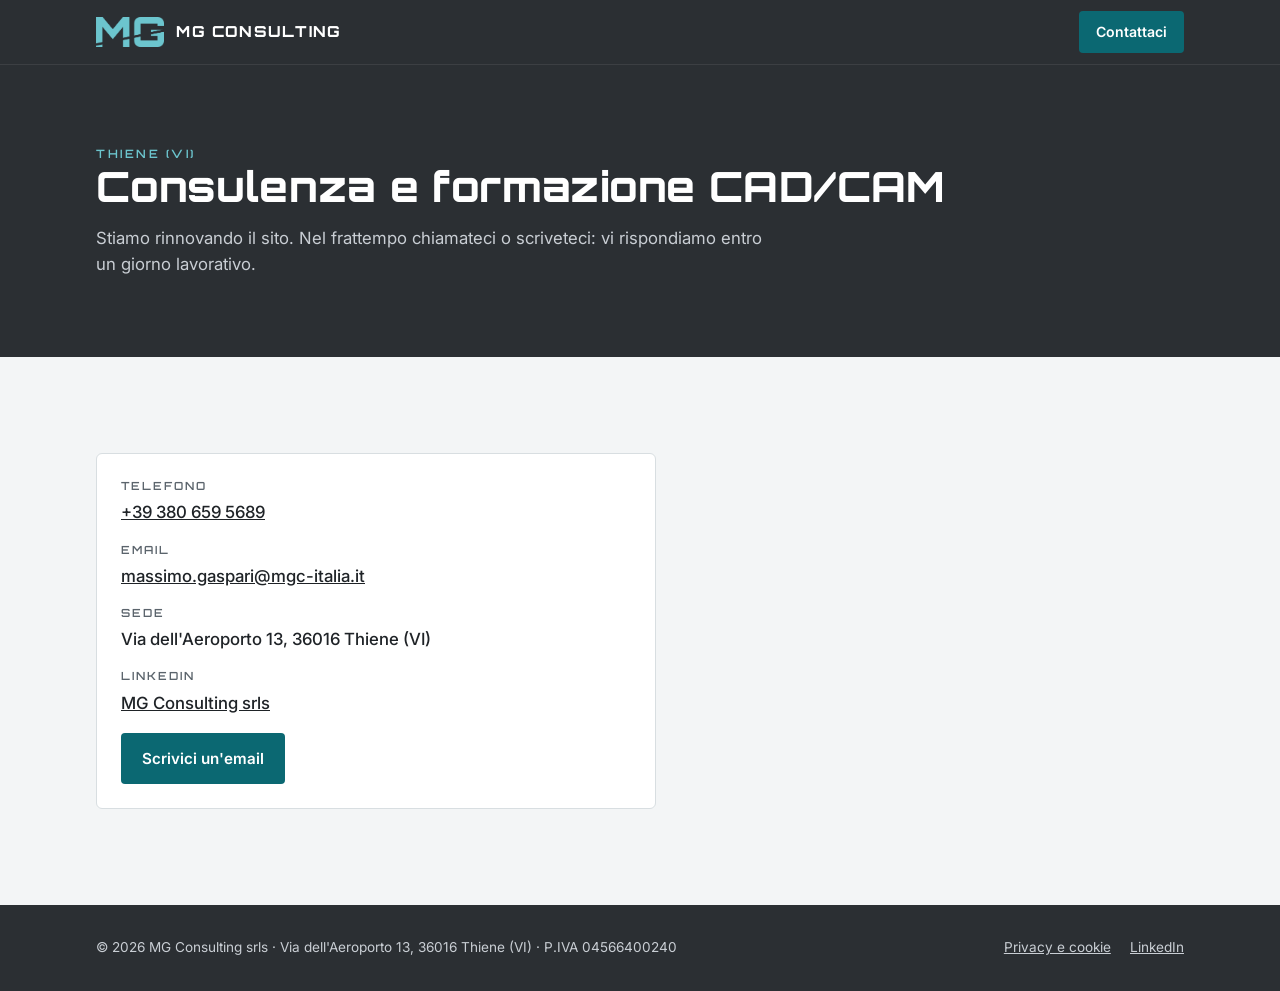
<file: index.html>
<!DOCTYPE html>
<html lang="it">
<head>
<meta charset="utf-8">
<meta name="viewport" content="width=device-width, initial-scale=1">
<title>MG Consulting srls – Thiene (VI)</title>
<meta name="description" content="MG Consulting srls, Thiene (VI): consulenza e formazione CAD/CAM per le aziende meccaniche. Sito in aggiornamento: contatti, telefono ed email.">
<link rel="canonical" href="https://www.mgc-italia.it/">
<meta property="og:type" content="website">
<meta property="og:locale" content="it_IT">
<meta property="og:site_name" content="MG Consulting srls">
<meta property="og:title" content="MG Consulting srls – Thiene (VI)">
<meta property="og:description" content="Consulenza e formazione CAD/CAM. Sito in aggiornamento.">
<meta property="og:url" content="https://www.mgc-italia.it/">
<meta name="theme-color" content="#2B2F33">
<link rel="icon" href="favicon.ico" sizes="any">
<link rel="icon" type="image/png" sizes="32x32" href="assets/img/favicon-32.png">
<link rel="apple-touch-icon" href="assets/img/apple-touch-icon.png">
<link rel="preconnect" href="https://fonts.googleapis.com">
<link rel="preconnect" href="https://fonts.gstatic.com" crossorigin>
<link rel="stylesheet" href="https://fonts.googleapis.com/css2?family=Orbitron:wght@600;800&family=Inter:wght@400;500;600;700&display=swap">
<link rel="stylesheet" href="assets/css/style.css">
<script type="application/ld+json">
{
  "@context": "https://schema.org",
  "@type": "ProfessionalService",
  "name": "MG Consulting srls",
  "url": "https://www.mgc-italia.it/",
  "telephone": "+39 380 659 5689",
  "email": "massimo.gaspari@mgc-italia.it",
  "vatID": "IT04566400240",
  "address": {"@type": "PostalAddress", "streetAddress": "Via dell'Aeroporto 13", "postalCode": "36016", "addressLocality": "Thiene", "addressRegion": "VI", "addressCountry": "IT"},
  "sameAs": ["https://www.linkedin.com/company/mg-consulting-cadcam/"]
}
</script>
</head>
<body>
<!-- Pagina temporanea: il sito completo è nel branch "sito-completo" del repository -->
<a class="skip" href="#top">Vai al contenuto</a>
<header>
  <div class="wrap nav">
    <span class="brand">
      <img src="assets/img/logo-chiaro.png" alt="" width="68" height="30">
      <span>MG CONSULTING</span>
    </span>
    <a class="btn btn-primary" href="#contatti">Contattaci</a>
  </div>
</header>

<main id="top">
<section class="page-hero band">
  <div class="wrap">
    <p class="eyebrow">Thiene (VI)</p>
    <h1>Consulenza e formazione CAD/CAM</h1>
    <p class="lead" style="margin-top:.9rem">Stiamo rinnovando il sito. Nel frattempo chiamateci o scriveteci: vi rispondiamo entro un giorno lavorativo.</p>
  </div>
</section>

<section id="contatti">
  <div class="wrap">
    <div class="cbox" style="max-width:560px">
      <dl>
        <div><dt>Telefono</dt><dd><a href="tel:+393806595689">+39 380 659 5689</a></dd></div>
        <div><dt>Email</dt><dd><a href="mailto:massimo.gaspari@mgc-italia.it">massimo.gaspari@mgc-italia.it</a></dd></div>
        <div><dt>Sede</dt><dd>Via dell'Aeroporto 13, 36016 Thiene (VI)</dd></div>
        <div><dt>LinkedIn</dt><dd><a href="https://www.linkedin.com/company/mg-consulting-cadcam/" target="_blank" rel="noopener" aria-label="MG Consulting srls su LinkedIn (si apre in una nuova scheda)">MG Consulting srls</a></dd></div>
      </dl>
      <a class="btn btn-primary" href="mailto:massimo.gaspari@mgc-italia.it">Scrivici un'email</a>
    </div>
  </div>
</section>
</main>

<footer>
  <div class="wrap">
    <div>© 2026 MG Consulting srls · Via dell'Aeroporto 13, 36016 Thiene (VI) · P.IVA 04566400240</div>
    <nav class="flinks" aria-label="Piè di pagina"><a href="privacy.html">Privacy e cookie</a><a href="https://www.linkedin.com/company/mg-consulting-cadcam/" target="_blank" rel="noopener" aria-label="LinkedIn (si apre in una nuova scheda)">LinkedIn</a></nav>
  </div>
</footer>
</body>
</html>
</file>
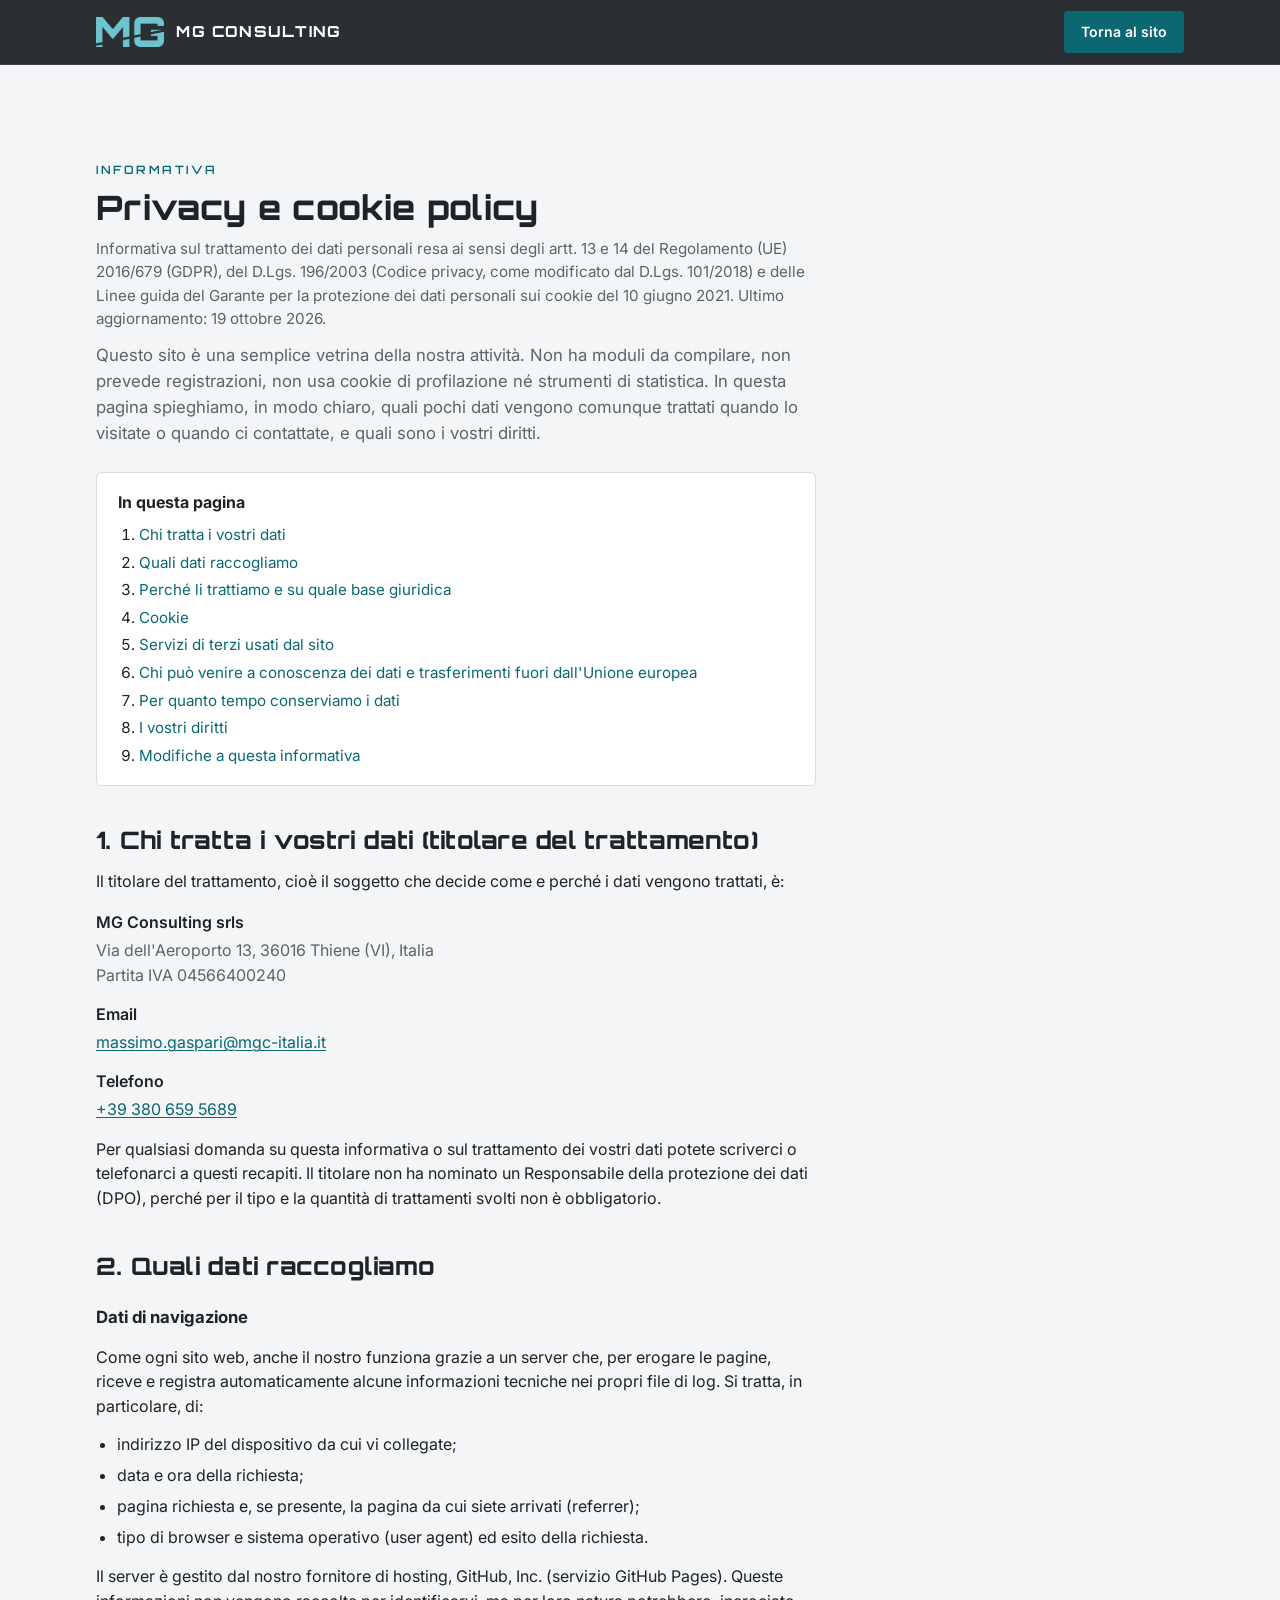
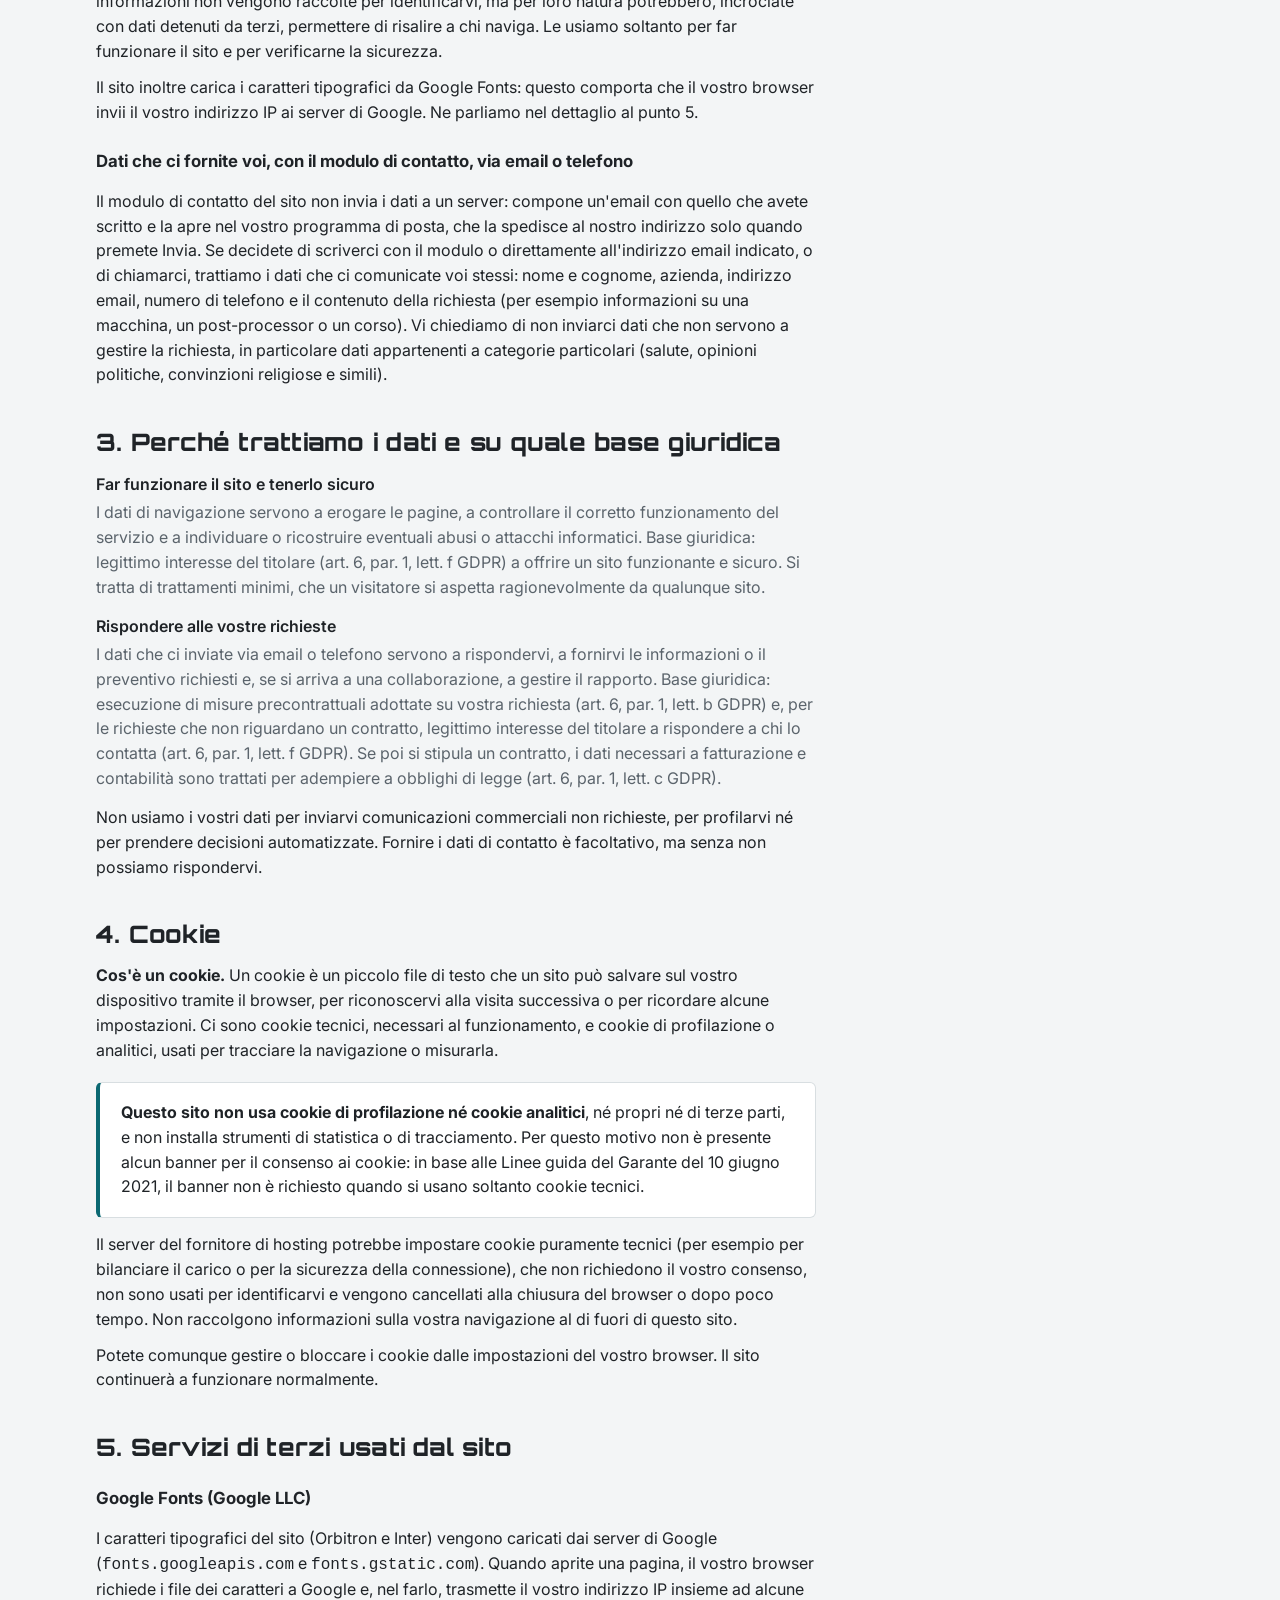
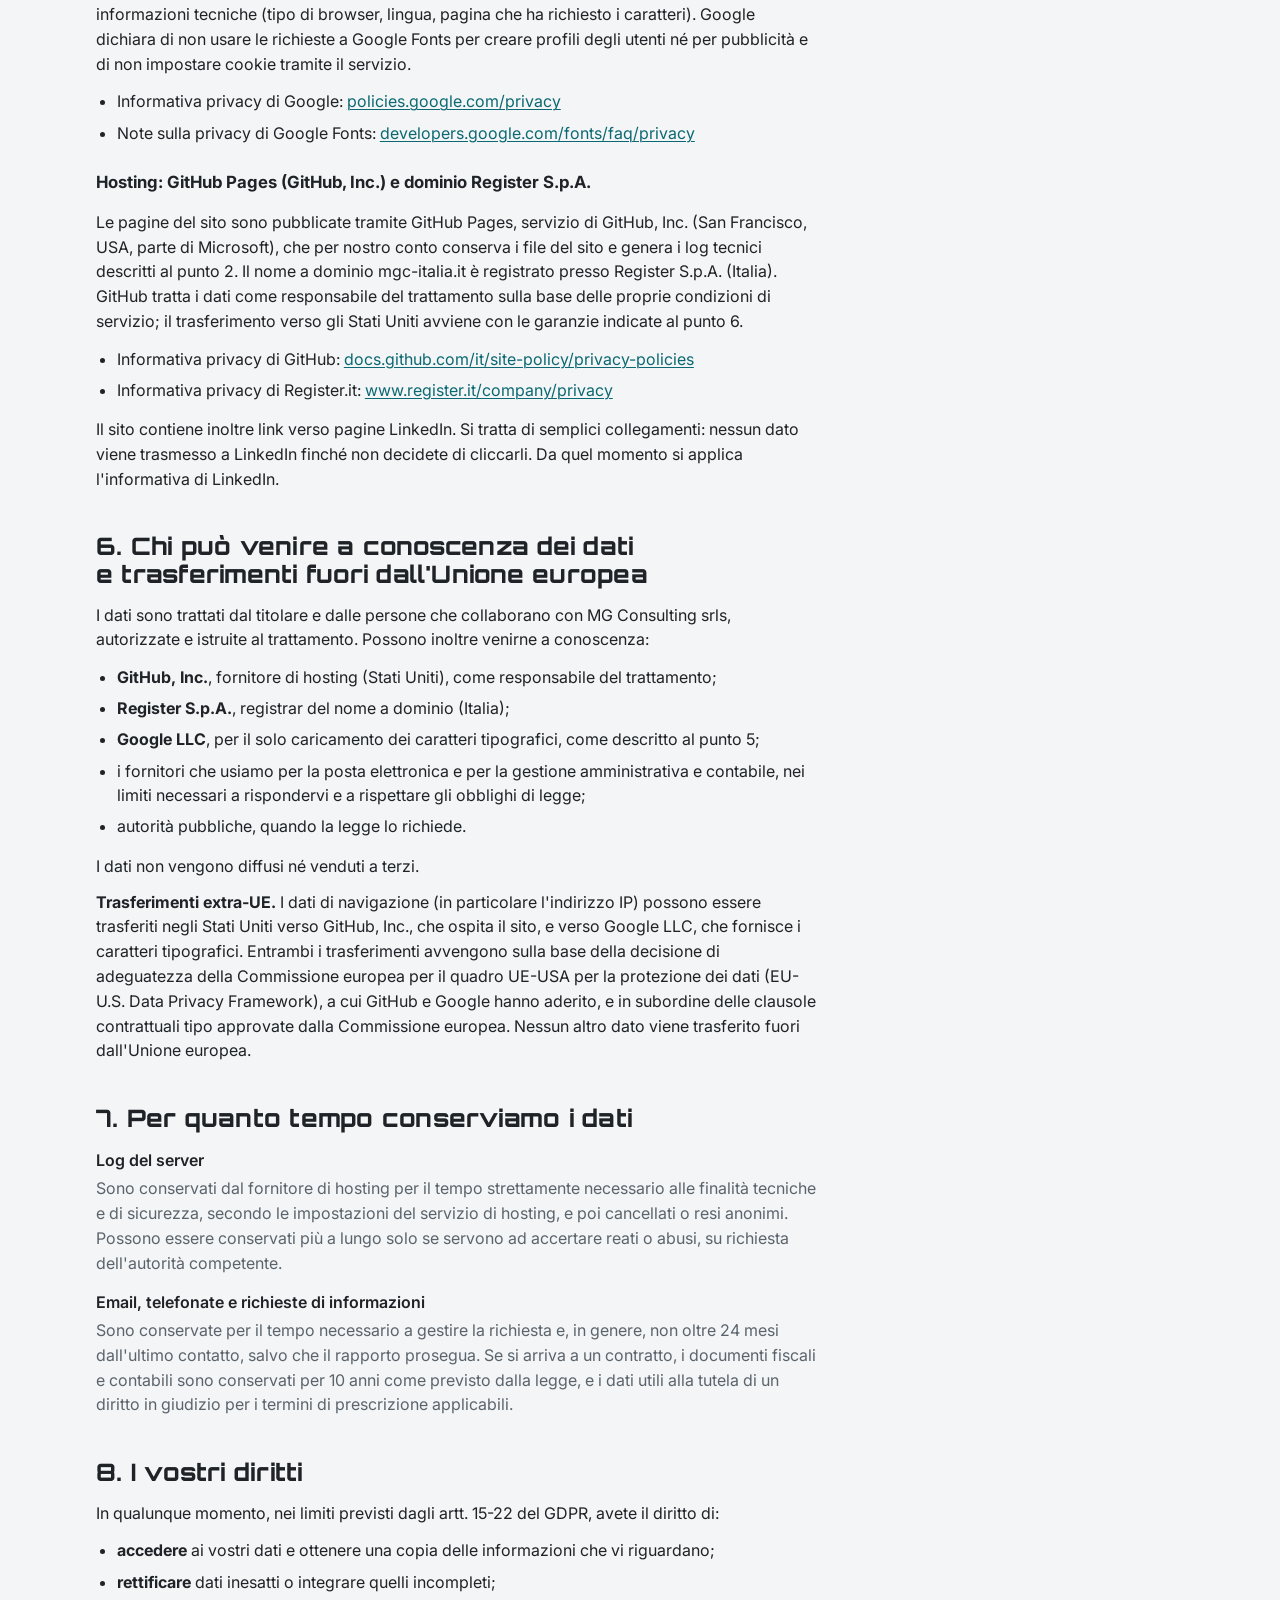
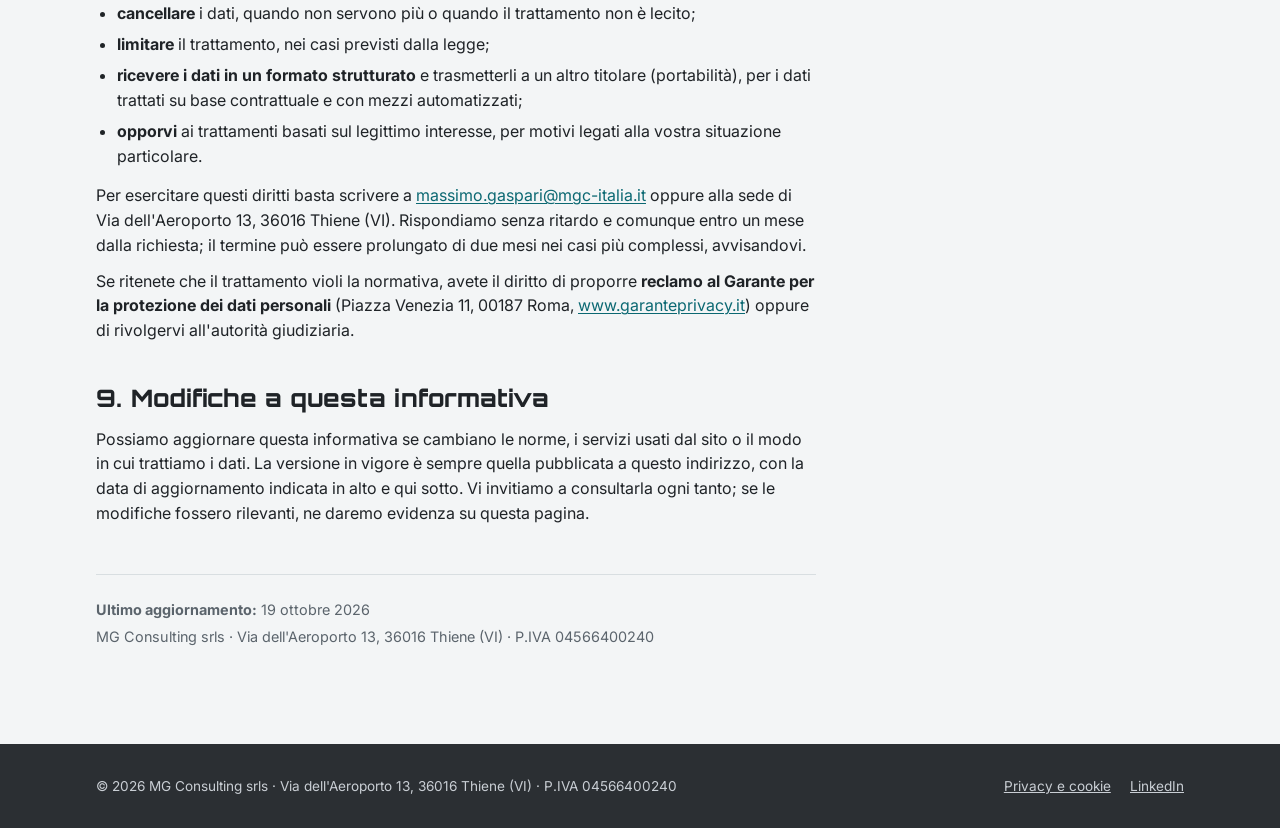
<file: privacy.html>
<!DOCTYPE html>
<html lang="it">
<head>
<meta charset="utf-8">
<meta name="viewport" content="width=device-width, initial-scale=1">
<title>Privacy e cookie policy – MG Consulting srls</title>
<meta name="description" content="Informativa sul trattamento dei dati personali e sui cookie del sito www.mgc-italia.it di MG Consulting srls, Thiene (VI): quali dati raccogliamo, perché, per quanto tempo e quali sono i vostri diritti.">
<link rel="canonical" href="https://www.mgc-italia.it/privacy.html">
<meta property="og:type" content="website">
<meta property="og:locale" content="it_IT">
<meta property="og:site_name" content="MG Consulting srls">
<meta property="og:title" content="Privacy e cookie policy – MG Consulting srls">
<meta property="og:description" content="Informativa sul trattamento dei dati personali e sui cookie del sito www.mgc-italia.it.">
<meta property="og:url" content="https://www.mgc-italia.it/privacy.html">
<meta name="theme-color" content="#2B2F33">
<link rel="icon" href="favicon.ico" sizes="any">
<link rel="icon" type="image/png" sizes="32x32" href="assets/img/favicon-32.png">
<link rel="apple-touch-icon" href="assets/img/apple-touch-icon.png">
<link rel="preconnect" href="https://fonts.googleapis.com">
<link rel="preconnect" href="https://fonts.gstatic.com" crossorigin>
<link rel="stylesheet" href="https://fonts.googleapis.com/css2?family=Orbitron:wght@600;800&family=Inter:wght@400;500;600;700&display=swap">
<link rel="stylesheet" href="assets/css/style.css">
<style>
/* Regole aggiuntive solo per il testo lungo di questa pagina */
.legal{max-width:72ch}
.legal h2{font-size:clamp(1.2rem,2.4vw,1.5rem);margin-top:2.6rem;scroll-margin-top:84px}
.legal h3{font-weight:700;font-size:1.05rem;margin-top:1.5rem}
.legal p{margin-top:.9rem}
.legal p+p{margin-top:.7rem}
.legal ul,.legal ol{margin:.8rem 0 0;padding-left:1.3rem;display:grid;gap:.4rem}
.legal a{color:var(--accent);text-decoration-thickness:1px;text-underline-offset:2px}
.legal dl{margin:1rem 0 0;display:grid;gap:.9rem}
.legal dt{font-weight:600}
.legal dd{margin:.2rem 0 0;color:var(--fg-2)}
.legal .meta{color:var(--fg-2);font-size:.95rem;margin-top:.6rem}
.legal .box{background:var(--bg-2);border:1px solid var(--line);border-left:4px solid var(--accent);border-radius:6px;padding:1.1rem 1.3rem;margin-top:1.2rem}
.legal .box p:first-child{margin-top:0}
.legal .toc{background:var(--bg-2);border:1px solid var(--line);border-radius:6px;padding:1.1rem 1.3rem;margin-top:1.6rem}
.legal .toc ol{margin-top:.5rem;gap:.25rem;font-size:.95rem}
.legal .toc a{text-decoration:none}
.legal .toc a:hover{text-decoration:underline}
.legal .update{margin-top:3rem;padding-top:1.2rem;border-top:1px solid var(--line);color:var(--fg-2);font-size:.9rem}
.legal .update p{margin-top:.3rem}
</style>
</head>
<body>
<a class="skip" href="#contenuto">Vai al contenuto</a>
<header>
  <div class="wrap nav">
    <a class="brand" href="index.html" aria-label="MG Consulting, torna alla pagina iniziale">
      <img src="assets/img/logo-chiaro.png" alt="Logo MG Consulting" width="68" height="30">
      <span>MG CONSULTING</span>
    </a>
    <a class="btn btn-primary" href="index.html">Torna al sito</a>
  </div>
</header>

<main id="contenuto">
<section>
  <div class="wrap">
    <div class="legal">
      <div class="eyebrow">Informativa</div>
      <h2 style="margin-top:.6rem;font-size:clamp(1.5rem,3.2vw,2.1rem)">Privacy e cookie policy</h2>
      <p class="meta">Informativa sul trattamento dei dati personali resa ai sensi degli artt. 13 e 14 del Regolamento (UE) 2016/679 (GDPR), del D.Lgs. 196/2003 (Codice privacy, come modificato dal D.Lgs. 101/2018) e delle Linee guida del Garante per la protezione dei dati personali sui cookie del 10 giugno 2021. Ultimo aggiornamento: 19 ottobre 2026.</p>

      <p class="lead" style="max-width:none">Questo sito è una semplice vetrina della nostra attività. Non ha moduli da compilare, non prevede registrazioni, non usa cookie di profilazione né strumenti di statistica. In questa pagina spieghiamo, in modo chiaro, quali pochi dati vengono comunque trattati quando lo visitate o quando ci contattate, e quali sono i vostri diritti.</p>

      <nav class="toc" aria-label="Indice dell'informativa">
        <b>In questa pagina</b>
        <ol>
          <li><a href="#titolare">Chi tratta i vostri dati</a></li>
          <li><a href="#dati">Quali dati raccogliamo</a></li>
          <li><a href="#finalita">Perché li trattiamo e su quale base giuridica</a></li>
          <li><a href="#cookie">Cookie</a></li>
          <li><a href="#terzi">Servizi di terzi usati dal sito</a></li>
          <li><a href="#destinatari">Chi può venire a conoscenza dei dati e trasferimenti fuori dall'Unione europea</a></li>
          <li><a href="#conservazione">Per quanto tempo conserviamo i dati</a></li>
          <li><a href="#diritti">I vostri diritti</a></li>
          <li><a href="#modifiche">Modifiche a questa informativa</a></li>
        </ol>
      </nav>

      <h2 id="titolare">1. Chi tratta i vostri dati (titolare del trattamento)</h2>
      <p>Il titolare del trattamento, cioè il soggetto che decide come e perché i dati vengono trattati, è:</p>
      <dl>
        <div><dt>MG Consulting srls</dt><dd>Via dell'Aeroporto 13, 36016 Thiene (VI), Italia<br>Partita IVA 04566400240</dd></div>
        <div><dt>Email</dt><dd><a href="mailto:massimo.gaspari@mgc-italia.it">massimo.gaspari@mgc-italia.it</a></dd></div>
        <div><dt>Telefono</dt><dd><a href="tel:+393806595689">+39 380 659 5689</a></dd></div>
      </dl>
      <p>Per qualsiasi domanda su questa informativa o sul trattamento dei vostri dati potete scriverci o telefonarci a questi recapiti. Il titolare non ha nominato un Responsabile della protezione dei dati (DPO), perché per il tipo e la quantità di trattamenti svolti non è obbligatorio.</p>

      <h2 id="dati">2. Quali dati raccogliamo</h2>
      <h3>Dati di navigazione</h3>
      <p>Come ogni sito web, anche il nostro funziona grazie a un server che, per erogare le pagine, riceve e registra automaticamente alcune informazioni tecniche nei propri file di log. Si tratta, in particolare, di:</p>
      <ul>
        <li>indirizzo IP del dispositivo da cui vi collegate;</li>
        <li>data e ora della richiesta;</li>
        <li>pagina richiesta e, se presente, la pagina da cui siete arrivati (referrer);</li>
        <li>tipo di browser e sistema operativo (user agent) ed esito della richiesta.</li>
      </ul>
      <p>Il server è gestito dal nostro fornitore di hosting, GitHub, Inc. (servizio GitHub Pages). Queste informazioni non vengono raccolte per identificarvi, ma per loro natura potrebbero, incrociate con dati detenuti da terzi, permettere di risalire a chi naviga. Le usiamo soltanto per far funzionare il sito e per verificarne la sicurezza.</p>
      <p>Il sito inoltre carica i caratteri tipografici da Google Fonts: questo comporta che il vostro browser invii il vostro indirizzo IP ai server di Google. Ne parliamo nel dettaglio al punto 5.</p>

      <h3>Dati che ci fornite voi, con il modulo di contatto, via email o telefono</h3>
      <p>Il modulo di contatto del sito non invia i dati a un server: compone un'email con quello che avete scritto e la apre nel vostro programma di posta, che la spedisce al nostro indirizzo solo quando premete Invia. Se decidete di scriverci con il modulo o direttamente all'indirizzo email indicato, o di chiamarci, trattiamo i dati che ci comunicate voi stessi: nome e cognome, azienda, indirizzo email, numero di telefono e il contenuto della richiesta (per esempio informazioni su una macchina, un post-processor o un corso). Vi chiediamo di non inviarci dati che non servono a gestire la richiesta, in particolare dati appartenenti a categorie particolari (salute, opinioni politiche, convinzioni religiose e simili).</p>

      <h2 id="finalita">3. Perché trattiamo i dati e su quale base giuridica</h2>
      <dl>
        <div>
          <dt>Far funzionare il sito e tenerlo sicuro</dt>
          <dd>I dati di navigazione servono a erogare le pagine, a controllare il corretto funzionamento del servizio e a individuare o ricostruire eventuali abusi o attacchi informatici. Base giuridica: legittimo interesse del titolare (art. 6, par. 1, lett. f GDPR) a offrire un sito funzionante e sicuro. Si tratta di trattamenti minimi, che un visitatore si aspetta ragionevolmente da qualunque sito.</dd>
        </div>
        <div>
          <dt>Rispondere alle vostre richieste</dt>
          <dd>I dati che ci inviate via email o telefono servono a rispondervi, a fornirvi le informazioni o il preventivo richiesti e, se si arriva a una collaborazione, a gestire il rapporto. Base giuridica: esecuzione di misure precontrattuali adottate su vostra richiesta (art. 6, par. 1, lett. b GDPR) e, per le richieste che non riguardano un contratto, legittimo interesse del titolare a rispondere a chi lo contatta (art. 6, par. 1, lett. f GDPR). Se poi si stipula un contratto, i dati necessari a fatturazione e contabilità sono trattati per adempiere a obblighi di legge (art. 6, par. 1, lett. c GDPR).</dd>
        </div>
      </dl>
      <p>Non usiamo i vostri dati per inviarvi comunicazioni commerciali non richieste, per profilarvi né per prendere decisioni automatizzate. Fornire i dati di contatto è facoltativo, ma senza non possiamo rispondervi.</p>

      <h2 id="cookie">4. Cookie</h2>
      <p><b>Cos'è un cookie.</b> Un cookie è un piccolo file di testo che un sito può salvare sul vostro dispositivo tramite il browser, per riconoscervi alla visita successiva o per ricordare alcune impostazioni. Ci sono cookie tecnici, necessari al funzionamento, e cookie di profilazione o analitici, usati per tracciare la navigazione o misurarla.</p>
      <div class="box">
        <p><b>Questo sito non usa cookie di profilazione né cookie analitici</b>, né propri né di terze parti, e non installa strumenti di statistica o di tracciamento. Per questo motivo non è presente alcun banner per il consenso ai cookie: in base alle Linee guida del Garante del 10 giugno 2021, il banner non è richiesto quando si usano soltanto cookie tecnici.</p>
      </div>
      <p>Il server del fornitore di hosting potrebbe impostare cookie puramente tecnici (per esempio per bilanciare il carico o per la sicurezza della connessione), che non richiedono il vostro consenso, non sono usati per identificarvi e vengono cancellati alla chiusura del browser o dopo poco tempo. Non raccolgono informazioni sulla vostra navigazione al di fuori di questo sito.</p>
      <p>Potete comunque gestire o bloccare i cookie dalle impostazioni del vostro browser. Il sito continuerà a funzionare normalmente.</p>

      <h2 id="terzi">5. Servizi di terzi usati dal sito</h2>
      <h3>Google Fonts (Google LLC)</h3>
      <p>I caratteri tipografici del sito (Orbitron e Inter) vengono caricati dai server di Google (<code>fonts.googleapis.com</code> e <code>fonts.gstatic.com</code>). Quando aprite una pagina, il vostro browser richiede i file dei caratteri a Google e, nel farlo, trasmette il vostro indirizzo IP insieme ad alcune informazioni tecniche (tipo di browser, lingua, pagina che ha richiesto i caratteri). Google dichiara di non usare le richieste a Google Fonts per creare profili degli utenti né per pubblicità e di non impostare cookie tramite il servizio.</p>
      <ul>
        <li>Informativa privacy di Google: <a href="https://policies.google.com/privacy?hl=it" target="_blank" rel="noopener">policies.google.com/privacy</a></li>
        <li>Note sulla privacy di Google Fonts: <a href="https://developers.google.com/fonts/faq/privacy" target="_blank" rel="noopener">developers.google.com/fonts/faq/privacy</a></li>
      </ul>
      <h3>Hosting: GitHub Pages (GitHub, Inc.) e dominio Register S.p.A.</h3>
      <p>Le pagine del sito sono pubblicate tramite GitHub Pages, servizio di GitHub, Inc. (San Francisco, USA, parte di Microsoft), che per nostro conto conserva i file del sito e genera i log tecnici descritti al punto 2. Il nome a dominio mgc-italia.it è registrato presso Register S.p.A. (Italia). GitHub tratta i dati come responsabile del trattamento sulla base delle proprie condizioni di servizio; il trasferimento verso gli Stati Uniti avviene con le garanzie indicate al punto 6.</p>
      <ul>
        <li>Informativa privacy di GitHub: <a href="https://docs.github.com/it/site-policy/privacy-policies/github-general-privacy-statement" target="_blank" rel="noopener">docs.github.com/it/site-policy/privacy-policies</a></li>
        <li>Informativa privacy di Register.it: <a href="https://www.register.it/company/privacy/" target="_blank" rel="noopener">www.register.it/company/privacy</a></li>
      </ul>
      <p>Il sito contiene inoltre link verso pagine LinkedIn. Si tratta di semplici collegamenti: nessun dato viene trasmesso a LinkedIn finché non decidete di cliccarli. Da quel momento si applica l'informativa di LinkedIn.</p>

      <h2 id="destinatari">6. Chi può venire a conoscenza dei dati e trasferimenti fuori dall'Unione europea</h2>
      <p>I dati sono trattati dal titolare e dalle persone che collaborano con MG Consulting srls, autorizzate e istruite al trattamento. Possono inoltre venirne a conoscenza:</p>
      <ul>
        <li><b>GitHub, Inc.</b>, fornitore di hosting (Stati Uniti), come responsabile del trattamento;</li>
        <li><b>Register S.p.A.</b>, registrar del nome a dominio (Italia);</li>
        <li><b>Google LLC</b>, per il solo caricamento dei caratteri tipografici, come descritto al punto 5;</li>
        <li>i fornitori che usiamo per la posta elettronica e per la gestione amministrativa e contabile, nei limiti necessari a rispondervi e a rispettare gli obblighi di legge;</li>
        <li>autorità pubbliche, quando la legge lo richiede.</li>
      </ul>
      <p>I dati non vengono diffusi né venduti a terzi.</p>
      <p><b>Trasferimenti extra-UE.</b> I dati di navigazione (in particolare l'indirizzo IP) possono essere trasferiti negli Stati Uniti verso GitHub, Inc., che ospita il sito, e verso Google LLC, che fornisce i caratteri tipografici. Entrambi i trasferimenti avvengono sulla base della decisione di adeguatezza della Commissione europea per il quadro UE-USA per la protezione dei dati (EU-U.S. Data Privacy Framework), a cui GitHub e Google hanno aderito, e in subordine delle clausole contrattuali tipo approvate dalla Commissione europea. Nessun altro dato viene trasferito fuori dall'Unione europea.</p>

      <h2 id="conservazione">7. Per quanto tempo conserviamo i dati</h2>
      <dl>
        <div>
          <dt>Log del server</dt>
          <dd>Sono conservati dal fornitore di hosting per il tempo strettamente necessario alle finalità tecniche e di sicurezza, secondo le impostazioni del servizio di hosting, e poi cancellati o resi anonimi. Possono essere conservati più a lungo solo se servono ad accertare reati o abusi, su richiesta dell'autorità competente.</dd>
        </div>
        <div>
          <dt>Email, telefonate e richieste di informazioni</dt>
          <dd>Sono conservate per il tempo necessario a gestire la richiesta e, in genere, non oltre 24 mesi dall'ultimo contatto, salvo che il rapporto prosegua. Se si arriva a un contratto, i documenti fiscali e contabili sono conservati per 10 anni come previsto dalla legge, e i dati utili alla tutela di un diritto in giudizio per i termini di prescrizione applicabili.</dd>
        </div>
      </dl>

      <h2 id="diritti">8. I vostri diritti</h2>
      <p>In qualunque momento, nei limiti previsti dagli artt. 15-22 del GDPR, avete il diritto di:</p>
      <ul>
        <li><b>accedere</b> ai vostri dati e ottenere una copia delle informazioni che vi riguardano;</li>
        <li><b>rettificare</b> dati inesatti o integrare quelli incompleti;</li>
        <li><b>cancellare</b> i dati, quando non servono più o quando il trattamento non è lecito;</li>
        <li><b>limitare</b> il trattamento, nei casi previsti dalla legge;</li>
        <li><b>ricevere i dati in un formato strutturato</b> e trasmetterli a un altro titolare (portabilità), per i dati trattati su base contrattuale e con mezzi automatizzati;</li>
        <li><b>opporvi</b> ai trattamenti basati sul legittimo interesse, per motivi legati alla vostra situazione particolare.</li>
      </ul>
      <p>Per esercitare questi diritti basta scrivere a <a href="mailto:massimo.gaspari@mgc-italia.it">massimo.gaspari@mgc-italia.it</a> oppure alla sede di Via dell'Aeroporto 13, 36016 Thiene (VI). Rispondiamo senza ritardo e comunque entro un mese dalla richiesta; il termine può essere prolungato di due mesi nei casi più complessi, avvisandovi.</p>
      <p>Se ritenete che il trattamento violi la normativa, avete il diritto di proporre <b>reclamo al Garante per la protezione dei dati personali</b> (Piazza Venezia 11, 00187 Roma, <a href="https://www.garanteprivacy.it" target="_blank" rel="noopener">www.garanteprivacy.it</a>) oppure di rivolgervi all'autorità giudiziaria.</p>

      <h2 id="modifiche">9. Modifiche a questa informativa</h2>
      <p>Possiamo aggiornare questa informativa se cambiano le norme, i servizi usati dal sito o il modo in cui trattiamo i dati. La versione in vigore è sempre quella pubblicata a questo indirizzo, con la data di aggiornamento indicata in alto e qui sotto. Vi invitiamo a consultarla ogni tanto; se le modifiche fossero rilevanti, ne daremo evidenza su questa pagina.</p>

      <div class="update">
        <p><b>Ultimo aggiornamento:</b> 19 ottobre 2026</p>
        <p>MG Consulting srls · Via dell'Aeroporto 13, 36016 Thiene (VI) · P.IVA 04566400240</p>
      </div>
      <!-- Testo base da far verificare a un consulente privacy prima della pubblicazione -->
    </div>
  </div>
</section>
</main>

<footer>
  <div class="wrap">
    <div>© 2026 MG Consulting srls · Via dell'Aeroporto 13, 36016 Thiene (VI) · P.IVA 04566400240</div>
    <div class="flinks"><a href="privacy.html">Privacy e cookie</a><a href="https://www.linkedin.com/company/mg-consulting-cadcam/" target="_blank" rel="noopener">LinkedIn</a></div>
  </div>
</footer>
</body>
</html>
</file>
<file: assets/css/style.css>
/* MG Consulting srls — foglio di stile del sito
   Colori e font del marchio: grafite + verde petrolio, Orbitron per i titoli, Inter per il testo. */
/* Layout: una colonna centrata (max 1120px); bande a tutta larghezza; firma visiva = il "taglio" diagonale del logo */
:root{
  --teal:#0B6872; --teal-deep:#084A51; --teal-light:#6CC5CE; --graphite:#2B2F33;
  --bg:#F3F5F6; --bg-2:#FFFFFF; --fg:#1F2327; --fg-2:#5B646C; --line:#D8DEE1;
  --band:#2B2F33; --band-fg:#FFFFFF; --band-fg-2:#C9CED4; --accent:#0B6872; --accent-ink:#FFFFFF;
  --chip:#E4EEF0; --chip-fg:#0B5A63;
  --display:'Orbitron',system-ui,sans-serif; --body:'Inter',system-ui,-apple-system,"Segoe UI",sans-serif;
}
@media (prefers-color-scheme: dark){ :root{
  --bg:#1C1F22; --bg-2:#25292D; --fg:#ECEFF1; --fg-2:#A9B2BA; --line:#394045;
  --band:#15181B; --accent:#0F7F8B; --chip:#1E3C41; --chip-fg:#9ADCE3; color-scheme:dark } }

*,*::before,*::after{box-sizing:border-box}
body{background:var(--bg);color:var(--fg);font-family:var(--body);font-size:16px;line-height:1.55;margin:0}
h1,h2,h3{margin:0;text-wrap:balance}
p{margin:0}
a{color:inherit}
img{max-width:100%}
.wrap{max-width:1120px;margin-inline:auto;padding-left:max(16px,env(safe-area-inset-left,0px));padding-right:max(16px,env(safe-area-inset-right,0px))}
.eyebrow{font-family:var(--display);font-weight:600;font-size:.72rem;letter-spacing:.22em;text-transform:uppercase;color:var(--accent)}
.band .eyebrow{color:var(--teal-light)}
h2{font-family:var(--display);font-weight:800;font-size:clamp(1.5rem,3.2vw,2.1rem);letter-spacing:.01em;line-height:1.15;margin-top:.6rem}
.lead{color:var(--fg-2);font-size:1.05rem;max-width:62ch;margin-top:.9rem}
section{padding-block:clamp(56px,8vw,96px)}
.btn{display:inline-flex;align-items:center;gap:.5rem;padding:.8rem 1.25rem;border-radius:4px;font-weight:600;text-decoration:none;font-size:.95rem;border:1.5px solid transparent;transition:background .15s,color .15s}
.btn-primary{background:var(--accent);color:var(--accent-ink)}
.btn-primary:hover{background:var(--teal-deep)}
.btn-ghost{border-color:currentColor;color:var(--band-fg)}
.btn-ghost:hover{background:rgba(255,255,255,.08)}
/* Focus da tastiera: verde petrolio sulle sezioni chiare (5.9:1 su --bg), verde chiaro su quelle scure (6.8:1 su --band) */
:focus-visible{outline:3px solid var(--accent);outline-offset:2px}
header :focus-visible,.hero :focus-visible,.band :focus-visible,footer :focus-visible{outline-color:var(--teal-light)}
.cbox :focus-visible{outline-color:var(--accent)}
/* Testo presente solo per gli screen reader (es. regione aria-live dei pulsanti Copia) */
.sr-only{position:absolute;width:1px;height:1px;padding:0;margin:-1px;overflow:hidden;clip:rect(0,0,0,0);white-space:nowrap;border:0}

/* Header */
header{position:sticky;top:0;z-index:9;background:var(--band);color:var(--band-fg);border-bottom:1px solid rgba(255,255,255,.08)}
.nav{display:flex;align-items:center;justify-content:space-between;gap:1rem;min-height:64px}
.brand{display:flex;align-items:center;gap:.75rem;text-decoration:none}
.brand img{height:30px;width:auto}
.brand span{font-family:var(--display);font-weight:800;font-size:.95rem;letter-spacing:.08em;white-space:nowrap}
.nav ul{list-style:none;margin:0;padding:0;display:flex;gap:1.6rem;font-size:.92rem;font-weight:500}
.nav ul a{text-decoration:none;color:var(--band-fg-2);white-space:nowrap}
.nav ul a:hover,.nav ul a[aria-current="page"]{color:var(--band-fg)}
.nav .btn{padding:.55rem 1rem;font-size:.88rem}
.menu-toggle{display:none;background:transparent;color:var(--band-fg);border:1.5px solid rgba(255,255,255,.35);border-radius:4px;padding:.5rem .8rem;font:inherit;font-size:.88rem;font-weight:600;cursor:pointer}
.menu-toggle:hover{border-color:var(--band-fg)}
.menu-toggle[aria-expanded="true"]{background:rgba(255,255,255,.08)}
/* Sotto i 1080px la lista dei link sparisce e compare il bottone "Menu" (sei voci non ci stanno prima);
   il pannello si apre sotto l'header (position:absolute rispetto all'header, che è sticky) */
@media (max-width:1080px){
  .nav{gap:.75rem}
  .menu{margin-left:auto}
  .menu-toggle{display:inline-flex;align-items:center}
  .nav ul{display:none;position:absolute;top:100%;left:0;right:0;flex-direction:column;gap:0;background:var(--band);border-bottom:1px solid rgba(255,255,255,.12);padding:.4rem 0 .6rem;box-shadow:0 12px 24px rgba(0,0,0,.25)}
  .menu.open ul{display:flex}
  .nav ul a{display:block;padding:.8rem max(16px,env(safe-area-inset-left,0px));font-size:1rem}
}
/* Su schermi molto stretti resta solo il marchio grafico: il nome esteso non ci sta insieme a Menu e Contattaci */
@media (max-width:480px){.brand span{display:none}}

/* Hero: banda grafite con blocco verde tagliato dalla diagonale */
.hero{background:var(--band);color:var(--band-fg);position:relative;overflow:hidden;padding-block:clamp(64px,9vw,120px)}
.hero .cut{position:absolute;inset:0;pointer-events:none}
.hero .wrap{position:relative}
/* Su schermi stretti il blocco verde viene spostato a destra, così non finisce dietro al titolo */
@media (max-width:820px){.hero .cut{right:auto;height:100%;width:calc(100vw + 300px)}}
.hero h1{margin-top:.8rem;font-family:var(--display);font-weight:800;font-size:clamp(1.7rem,4.4vw,3.1rem);line-height:1.12;letter-spacing:.01em;max-width:16ch}
.hero .lead{color:var(--band-fg-2);font-size:clamp(1rem,1.6vw,1.2rem);max-width:52ch}
.hero .cta{display:flex;flex-wrap:wrap;gap:.75rem;margin-top:1.8rem}
.hero .facts{display:flex;flex-wrap:wrap;gap:.6rem 1.6rem;margin-top:2.4rem;font-size:.85rem;color:var(--band-fg-2)}
.hero .facts b{color:var(--teal-light);font-family:var(--display);font-weight:600;letter-spacing:.06em;font-size:.78rem}

/* Servizi */
.grid{display:grid;gap:1.25rem;margin-top:2.2rem}
.grid-4{grid-template-columns:repeat(auto-fit,minmax(240px,1fr))}
.card{background:var(--bg-2);border:1px solid var(--line);border-radius:6px;padding:1.5rem;min-width:0;display:flex;flex-direction:column;gap:.8rem}
.card h3{font-family:var(--display);font-weight:600;font-size:.98rem;letter-spacing:.06em;text-transform:uppercase;color:var(--accent)}
.card .mark{width:40px;height:4px;background:var(--accent);transform:skewX(-22deg)}
.card ul{margin:0;padding-left:1.1rem;color:var(--fg-2);font-size:.95rem;display:grid;gap:.35rem}
.card.main{border-color:var(--accent);box-shadow:inset 0 0 0 1px var(--accent)}

/* Macchine: striscia scura */
.band{background:var(--band);color:var(--band-fg)}
.band .lead{color:var(--band-fg-2)}
.machines{display:grid;grid-template-columns:repeat(auto-fit,minmax(170px,1fr));gap:1px;background:rgba(255,255,255,.12);border:1px solid rgba(255,255,255,.12);margin:2.2rem 0 0;padding:0;list-style:none}
.machines li{background:var(--band);padding:1.2rem 1.1rem;min-width:0}
.machines b{display:block;font-family:var(--display);font-weight:600;font-size:.82rem;letter-spacing:.06em;color:var(--teal-light)}
.machines span{display:block;color:var(--band-fg-2);font-size:.88rem;margin-top:.35rem}
.two{display:grid;grid-template-columns:1fr 1fr;gap:3rem;align-items:start}
@media (max-width:820px){.two{grid-template-columns:1fr;gap:2rem}}
.steps{list-style:none;margin:1.6rem 0 0;padding:0;display:grid;gap:1rem;counter-reset:s}
.steps li{display:grid;grid-template-columns:44px 1fr;gap:1rem;align-items:start;min-width:0}
.steps li::before{counter-increment:s;content:counter(s,decimal-leading-zero);font-family:var(--display);font-weight:800;color:var(--teal-light);font-size:1.1rem;line-height:1.4}
.steps b{display:block;font-weight:600}
.steps span{color:var(--band-fg-2);font-size:.95rem}

/* Formazione */
.courses{display:grid;grid-template-columns:repeat(auto-fit,minmax(220px,1fr));gap:1.25rem;margin-top:2.2rem}
.course{border-top:3px solid var(--accent);padding-top:1rem;min-width:0}
.course h3{font-weight:700;font-size:1.05rem}
.course p{color:var(--fg-2);font-size:.95rem;margin-top:.4rem}
.modes{display:flex;flex-wrap:wrap;gap:.6rem;margin-top:1.6rem}
.chip{background:var(--chip);color:var(--chip-fg);border-radius:999px;padding:.35rem .8rem;font-size:.85rem;font-weight:500}

/* Team */
.team{background:var(--bg-2);border-block:1px solid var(--line)}
.people{display:grid;grid-template-columns:repeat(auto-fit,minmax(300px,1fr));gap:1.25rem;margin-top:2.2rem}
.person{background:var(--bg);border:1px solid var(--line);border-radius:6px;padding:1.5rem;display:grid;grid-template-columns:64px 1fr;gap:1.1rem;min-width:0}
.avatar{width:64px;height:64px;border-radius:50%;background:var(--accent);color:#fff;display:grid;place-items:center;font-family:var(--display);font-weight:800;font-size:1.1rem}
.person h3{font-weight:700;font-size:1.1rem}
.person .role{color:var(--accent);font-weight:600;font-size:.9rem;margin-top:.15rem}
.person p{color:var(--fg-2);font-size:.95rem;margin-top:.7rem}
.person a{font-size:.9rem;color:var(--accent);display:inline-block;margin-top:.6rem}

/* Competenze */
.tags{display:flex;flex-wrap:wrap;gap:.55rem;margin-top:1.8rem}

/* Contatti */
.contact{display:grid;grid-template-columns:1.1fr 1fr;gap:3rem;align-items:start}
@media (max-width:820px){.contact{grid-template-columns:1fr;gap:2rem}}
.cbox{background:var(--bg-2);color:var(--fg);border:1px solid var(--line);border-radius:6px;padding:1.5rem;display:grid;gap:1.1rem}
.cbox dl{margin:0;display:grid;gap:1rem}
.cbox dt{font-family:var(--display);font-weight:600;font-size:.7rem;letter-spacing:.18em;text-transform:uppercase;color:var(--fg-2)}
.cbox dd{margin:.25rem 0 0;font-size:1.05rem;font-weight:500;display:flex;flex-wrap:wrap;align-items:center;gap:.6rem}
.copy{border:1px solid var(--line);background:transparent;color:var(--accent);border-radius:4px;padding:.25rem .6rem;font:inherit;font-size:.8rem;font-weight:600;cursor:pointer}
.copy:hover{background:var(--chip)}
.cbox .btn{justify-self:start}

footer{background:var(--band);color:var(--band-fg-2);font-size:.85rem;padding-block:2rem}
footer .wrap{display:flex;flex-wrap:wrap;justify-content:space-between;gap:1rem}
footer a{color:var(--band-fg-2)}
@media (prefers-reduced-motion:reduce){*{transition:none!important}}
footer .flinks{display:flex;gap:1.2rem}
/* Pulsante Copia: larghezza fissa così "Copia" → "Copiato" non sposta il layout */
.copy{min-width:4.6em;text-align:center}
.skip{position:absolute;left:-999px;top:0;background:var(--accent);color:#fff;padding:.5rem 1rem;z-index:20}
.skip:focus{left:8px}
.skip:focus-visible{outline-color:var(--teal-light)}

/* Modulo di contatto */
.contact-form{margin-top:1.6rem;display:grid;gap:.9rem;max-width:560px}
.contact-form .f2{display:grid;grid-template-columns:1fr 1fr;gap:.9rem}
@media (max-width:560px){.contact-form .f2{grid-template-columns:1fr}}
.contact-form label{display:grid;gap:.3rem;font-size:.85rem;font-weight:600;color:var(--band-fg-2);min-width:0}
.contact-form input,.contact-form select,.contact-form textarea{font:inherit;font-weight:400;font-size:.95rem;padding:.6rem .7rem;border-radius:4px;border:1px solid rgba(255,255,255,.22);background:rgba(255,255,255,.06);color:var(--band-fg);width:100%;min-width:0}
.contact-form input::placeholder,.contact-form textarea::placeholder{color:rgba(255,255,255,.4)}
.contact-form input:focus,.contact-form select:focus,.contact-form textarea:focus{outline:3px solid var(--teal-light);outline-offset:1px;border-color:transparent}
.contact-form select option{color:#1F2327}
.contact-form .check{display:flex;gap:.6rem;align-items:flex-start;font-weight:400;font-size:.85rem}
.contact-form .check input{width:auto;margin-top:.2rem}
.contact-form .check a{color:var(--teal-light)}
.contact-form button{justify-self:start}
.form-status{font-size:.9rem;min-height:1.2em}
.form-status.ok{color:var(--teal-light)}
.form-status.err{color:#FFB4A8}
/* Bottone con bordo sulle sezioni chiare (il .btn-ghost è pensato per le bande scure) */
.btn-outline{border-color:var(--chip-fg);color:var(--chip-fg)}
.btn-outline:hover{background:var(--chip)}
/* Titoli dei corsi in home: link alla pagina del corso */
.course h3 a{color:inherit;text-decoration-color:var(--line);text-underline-offset:4px}
.course h3 a:hover{color:var(--accent)}
/* Pagine interne (post-processor, corsi) */
.page-hero{background:var(--band);color:var(--band-fg);padding-block:clamp(48px,7vw,80px)}
.page-hero h1{font-family:var(--display);font-weight:800;font-size:clamp(1.6rem,3.8vw,2.6rem);line-height:1.15;letter-spacing:.01em}
.page-hero .lead{color:var(--band-fg-2)}
.prose{max-width:68ch}
.prose p+p{margin-top:.9rem}
.checklist{list-style:none;margin:1.6rem 0 0;padding:0;display:grid;gap:.7rem}
.checklist li{display:grid;grid-template-columns:22px 1fr;gap:.7rem;align-items:start}
.checklist li::before{content:"";width:14px;height:14px;margin-top:.35rem;background:var(--accent);transform:skewX(-22deg)}
.faq{display:grid;gap:.6rem;margin-top:1.8rem;max-width:72ch}
.faq details{background:var(--bg-2);border:1px solid var(--line);border-radius:6px;padding:.9rem 1.1rem}
.faq summary{font-weight:600;cursor:pointer}
.faq details p{color:var(--fg-2);margin-top:.6rem;font-size:.95rem}
.breadcrumb{font-size:.85rem;color:var(--band-fg-2);margin-bottom:1rem}
.breadcrumb a{color:var(--teal-light);text-decoration:none}
</file>
